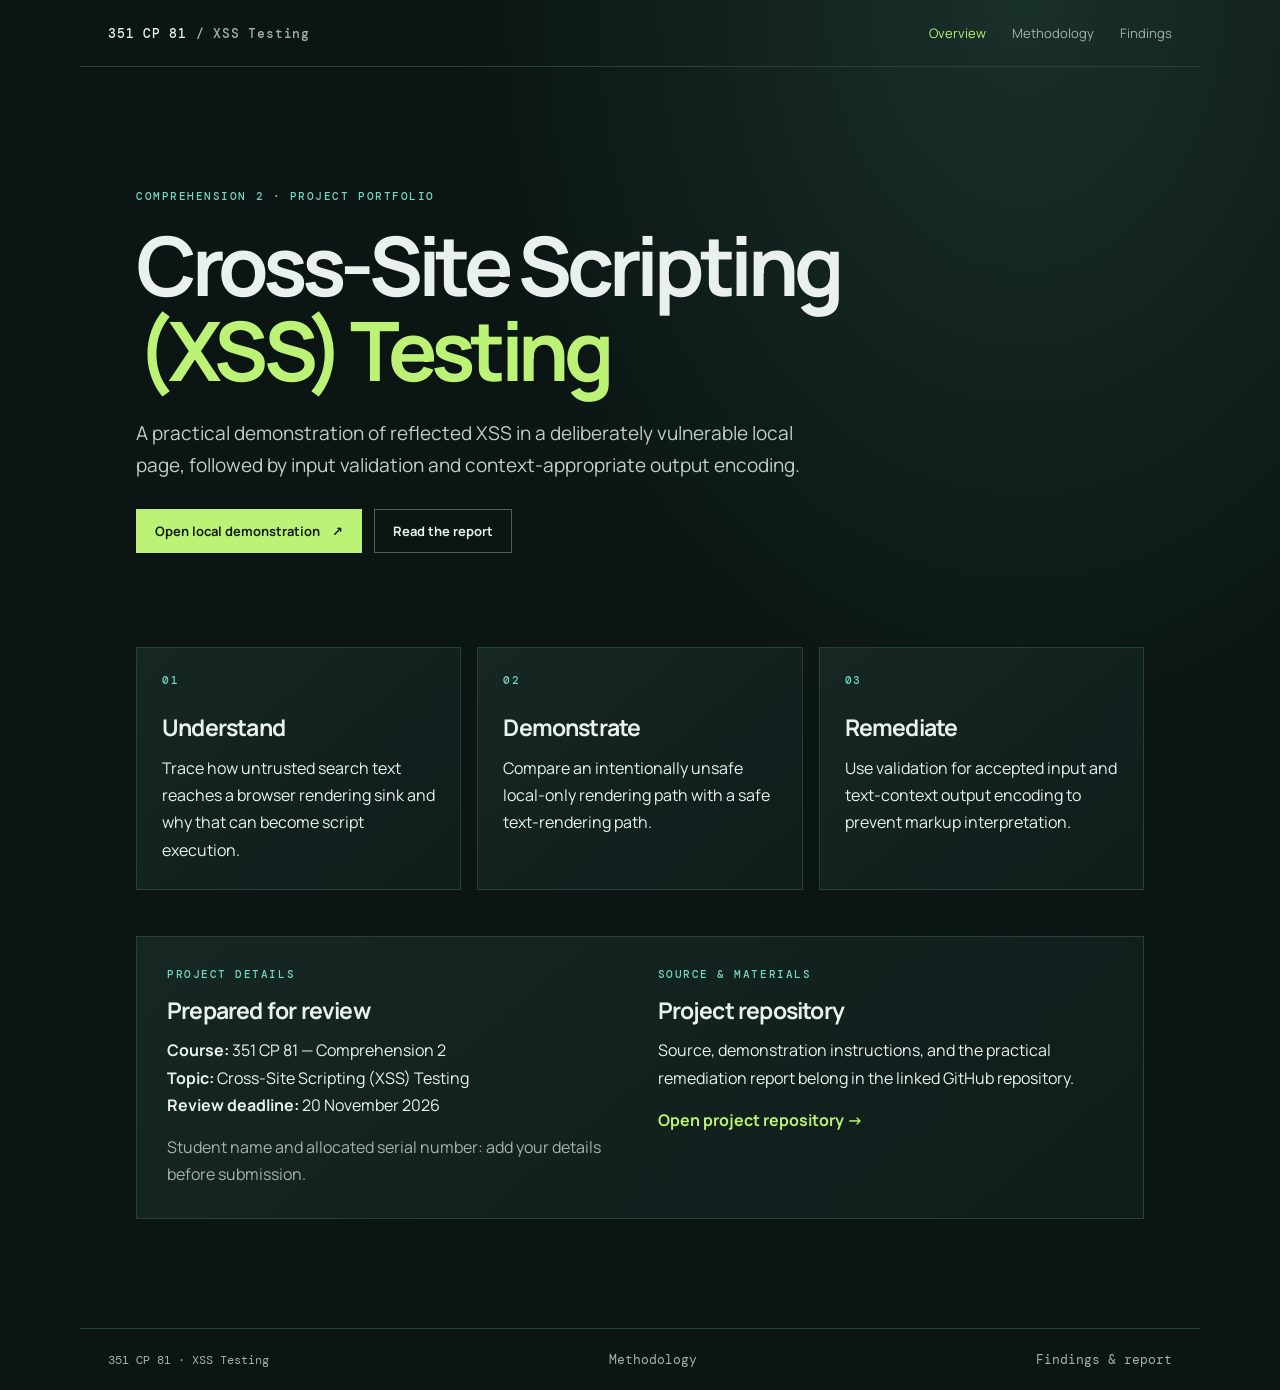
<file: index.html>
<!doctype html>
<html lang="en">
<head>
  <meta charset="utf-8"><meta name="viewport" content="width=device-width, initial-scale=1">
  <meta name="description" content="A practical, local-only demonstration of reflected cross-site scripting and its remediation.">
  <title>Cross-Site Scripting (XSS) Testing | Project Portfolio</title><link rel="stylesheet" href="styles.css">
</head>
<body>
  <header class="site-header"><a class="brand" href="index.html">351 CP 81 <span>/ XSS Testing</span></a><nav aria-label="Main navigation"><a aria-current="page" href="index.html">Overview</a><a href="methodology.html">Methodology</a><a href="findings.html">Findings</a></nav></header>
  <main>
    <section class="hero"><p class="eyebrow">COMPREHENSION 2 · PROJECT PORTFOLIO</p><h1>Cross-Site Scripting<br><span>(XSS) Testing</span></h1><p class="lede">A practical demonstration of reflected XSS in a deliberately vulnerable local page, followed by input validation and context-appropriate output encoding.</p><div class="actions"><a class="button" href="demo.html">Open local demonstration <span aria-hidden="true">↗</span></a><a class="button secondary" href="findings.html">Read the report</a></div></section>
    <section class="grid three"><article class="card"><p class="number">01</p><h2>Understand</h2><p>Trace how untrusted search text reaches a browser rendering sink and why that can become script execution.</p></article><article class="card"><p class="number">02</p><h2>Demonstrate</h2><p>Compare an intentionally unsafe local-only rendering path with a safe text-rendering path.</p></article><article class="card"><p class="number">03</p><h2>Remediate</h2><p>Use validation for accepted input and text-context output encoding to prevent markup interpretation.</p></article></section>
    <section class="panel split"><div><p class="eyebrow">PROJECT DETAILS</p><h2>Prepared for review</h2><p><strong>Course:</strong> 351 CP 81 — Comprehension 2<br><strong>Topic:</strong> Cross-Site Scripting (XSS) Testing<br><strong>Review deadline:</strong> 20 November 2026</p><p class="muted">Student name and allocated serial number: add your details before submission.</p></div><div><p class="eyebrow">SOURCE & MATERIALS</p><h2>Project repository</h2><p>Source, demonstration instructions, and the practical remediation report belong in the linked GitHub repository.</p><a class="text-link" href="https://github.com/Joelndege/Cross-Site-Scripting-XSS-Testing">Open project repository →</a></div></section>
  </main><footer><span>351 CP 81 · XSS Testing</span><a href="methodology.html">Methodology</a><a href="findings.html">Findings & report</a></footer>
</body></html>
</file>
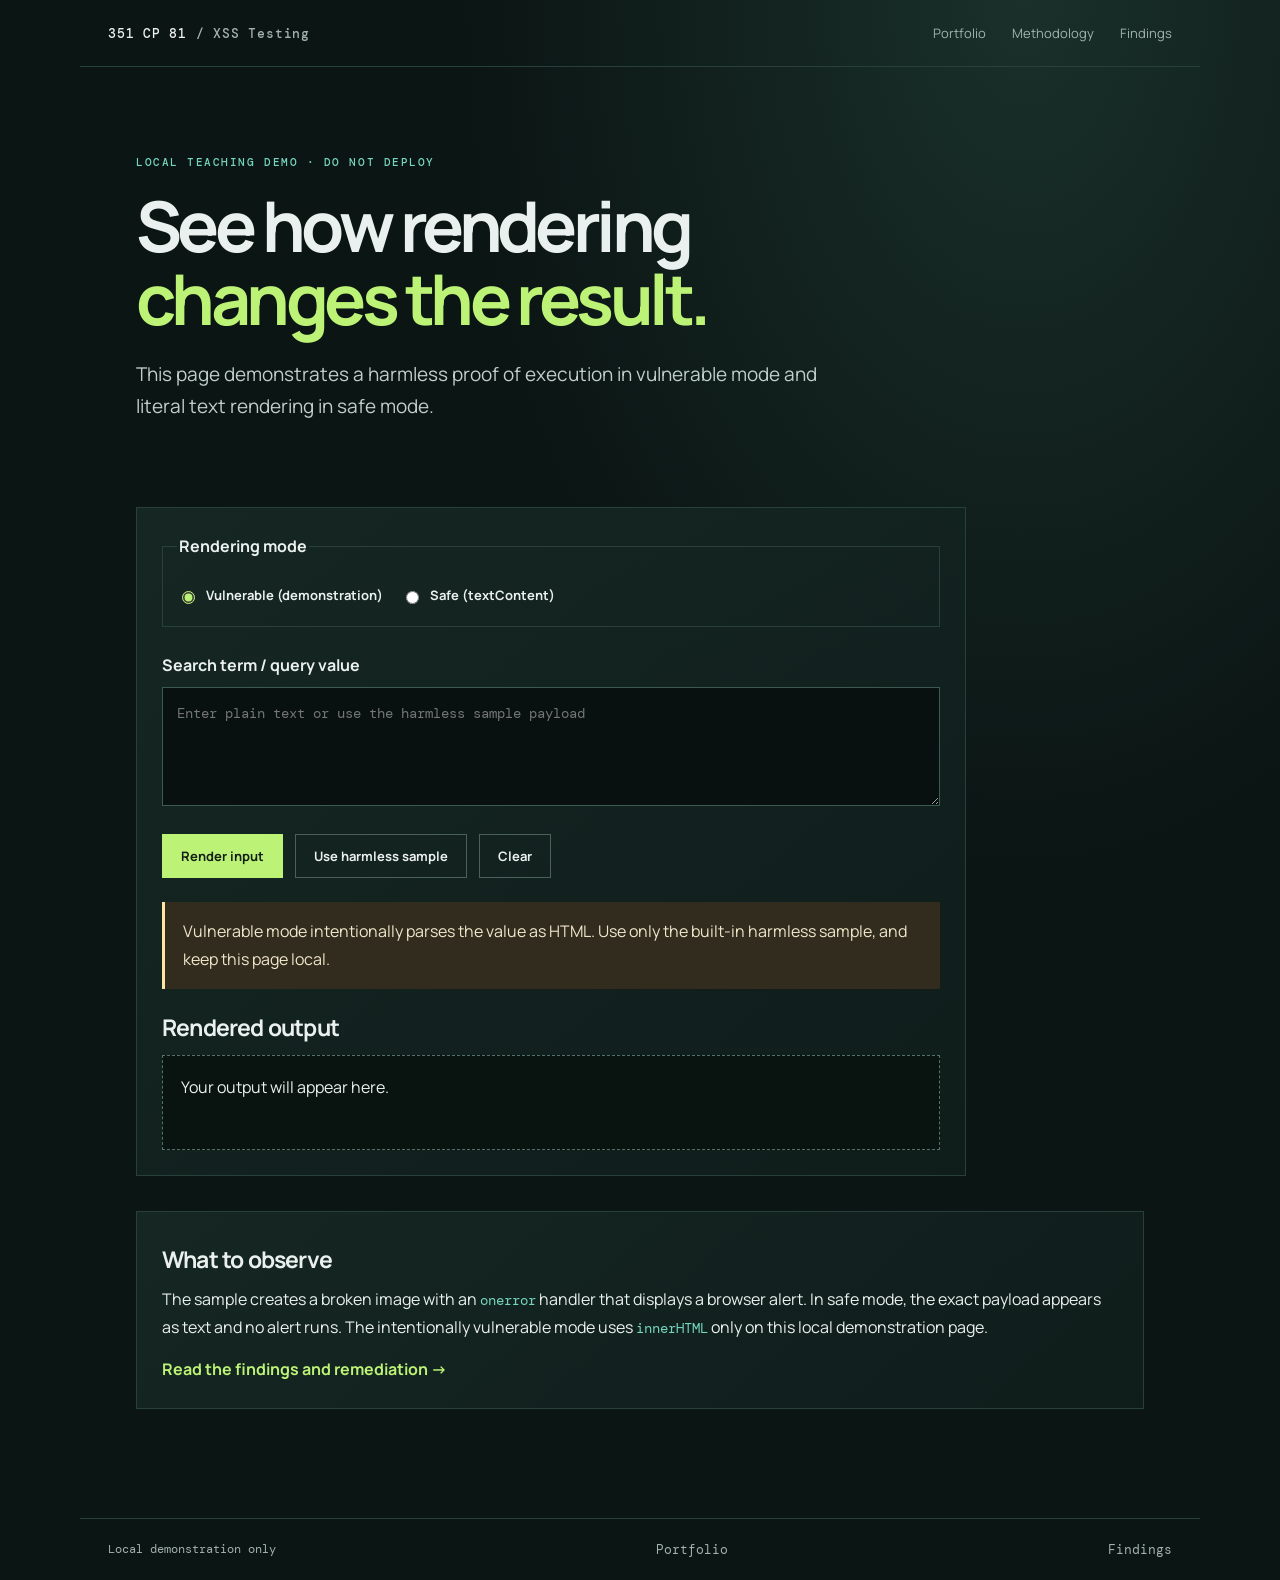
<file: demo.html>
<!doctype html>
<html lang="en"><head><meta charset="utf-8"><meta name="viewport" content="width=device-width, initial-scale=1"><meta name="description" content="Local educational demonstration comparing unsafe and safe handling of reflected input."><title>Local XSS Demonstration | XSS Testing</title><link rel="stylesheet" href="styles.css"></head>
<body><header class="site-header"><a class="brand" href="index.html">351 CP 81 <span>/ XSS Testing</span></a><nav aria-label="Project navigation"><a href="index.html">Portfolio</a><a href="methodology.html">Methodology</a><a href="findings.html">Findings</a></nav></header>
<main><section class="page-heading"><p class="eyebrow">LOCAL TEACHING DEMO · DO NOT DEPLOY</p><h1>See how rendering<br><span>changes the result.</span></h1><p class="lede">This page demonstrates a harmless proof of execution in vulnerable mode and literal text rendering in safe mode.</p></section>
<section class="panel demo-panel"><fieldset><legend>Rendering mode</legend><label class="choice"><input type="radio" name="mode" value="vulnerable" checked> Vulnerable (demonstration)</label><label class="choice"><input type="radio" name="mode" value="safe"> Safe (textContent)</label></fieldset>
<form id="demo-form"><label for="user-input">Search term / query value</label><textarea id="user-input" rows="4" spellcheck="false" placeholder="Enter plain text or use the harmless sample payload"></textarea><div class="actions"><button class="button" type="submit">Render input</button><button class="button secondary" id="sample" type="button">Use harmless sample</button><button class="button secondary" id="clear" type="button">Clear</button></div></form>
<p id="mode-note" class="callout" role="status">Vulnerable mode intentionally parses the value as HTML. Use only the built-in harmless sample, and keep this page local.</p><h2>Rendered output</h2><div id="result" class="output" aria-live="polite">Your output will appear here.</div></section>
<section class="panel"><h2>What to observe</h2><p>The sample creates a broken image with an <code>onerror</code> handler that displays a browser alert. In safe mode, the exact payload appears as text and no alert runs. The intentionally vulnerable mode uses <code>innerHTML</code> only on this local demonstration page.</p><p><a class="text-link" href="findings.html">Read the findings and remediation →</a></p></section></main>
<footer><span>Local demonstration only</span><a href="index.html">Portfolio</a><a href="findings.html">Findings</a></footer>
<script>
(() => {
  const params = new URLSearchParams(location.search);
  const input = document.querySelector('#user-input');
  const result = document.querySelector('#result');
  const modeNote = document.querySelector('#mode-note');
  const mode = () => document.querySelector('input[name="mode"]:checked').value;
  const harmlessPayload = "<img src=x onerror=alert('XSS demo')>";
  const initial = params.get('q');
  if (initial !== null) input.value = initial;
  function render() {
    const value = input.value;
    if (mode() === 'vulnerable') {
      // Intentionally unsafe sink, isolated to this local educational demonstration.
      result.innerHTML = value || 'Your output will appear here.';
      modeNote.textContent = 'Vulnerable mode intentionally parses the value as HTML. Use only the built-in harmless sample, and keep this page local.';
    } else {
      result.textContent = value || 'Your output will appear here.';
      modeNote.textContent = 'Safe mode assigns the value as textContent. Markup is shown literally and is not interpreted.';
    }
    const url = new URL(location.href);
    if (value) url.searchParams.set('q', value); else url.searchParams.delete('q');
    history.replaceState(null, '', url);
  }
  document.querySelector('#demo-form').addEventListener('submit', event => { event.preventDefault(); render(); });
  document.querySelectorAll('input[name="mode"]').forEach(radio => radio.addEventListener('change', render));
  document.querySelector('#sample').addEventListener('click', () => { input.value = harmlessPayload; render(); });
  document.querySelector('#clear').addEventListener('click', () => { input.value = ''; render(); });
  if (initial !== null) render();
})();
</script></body></html>
</file>
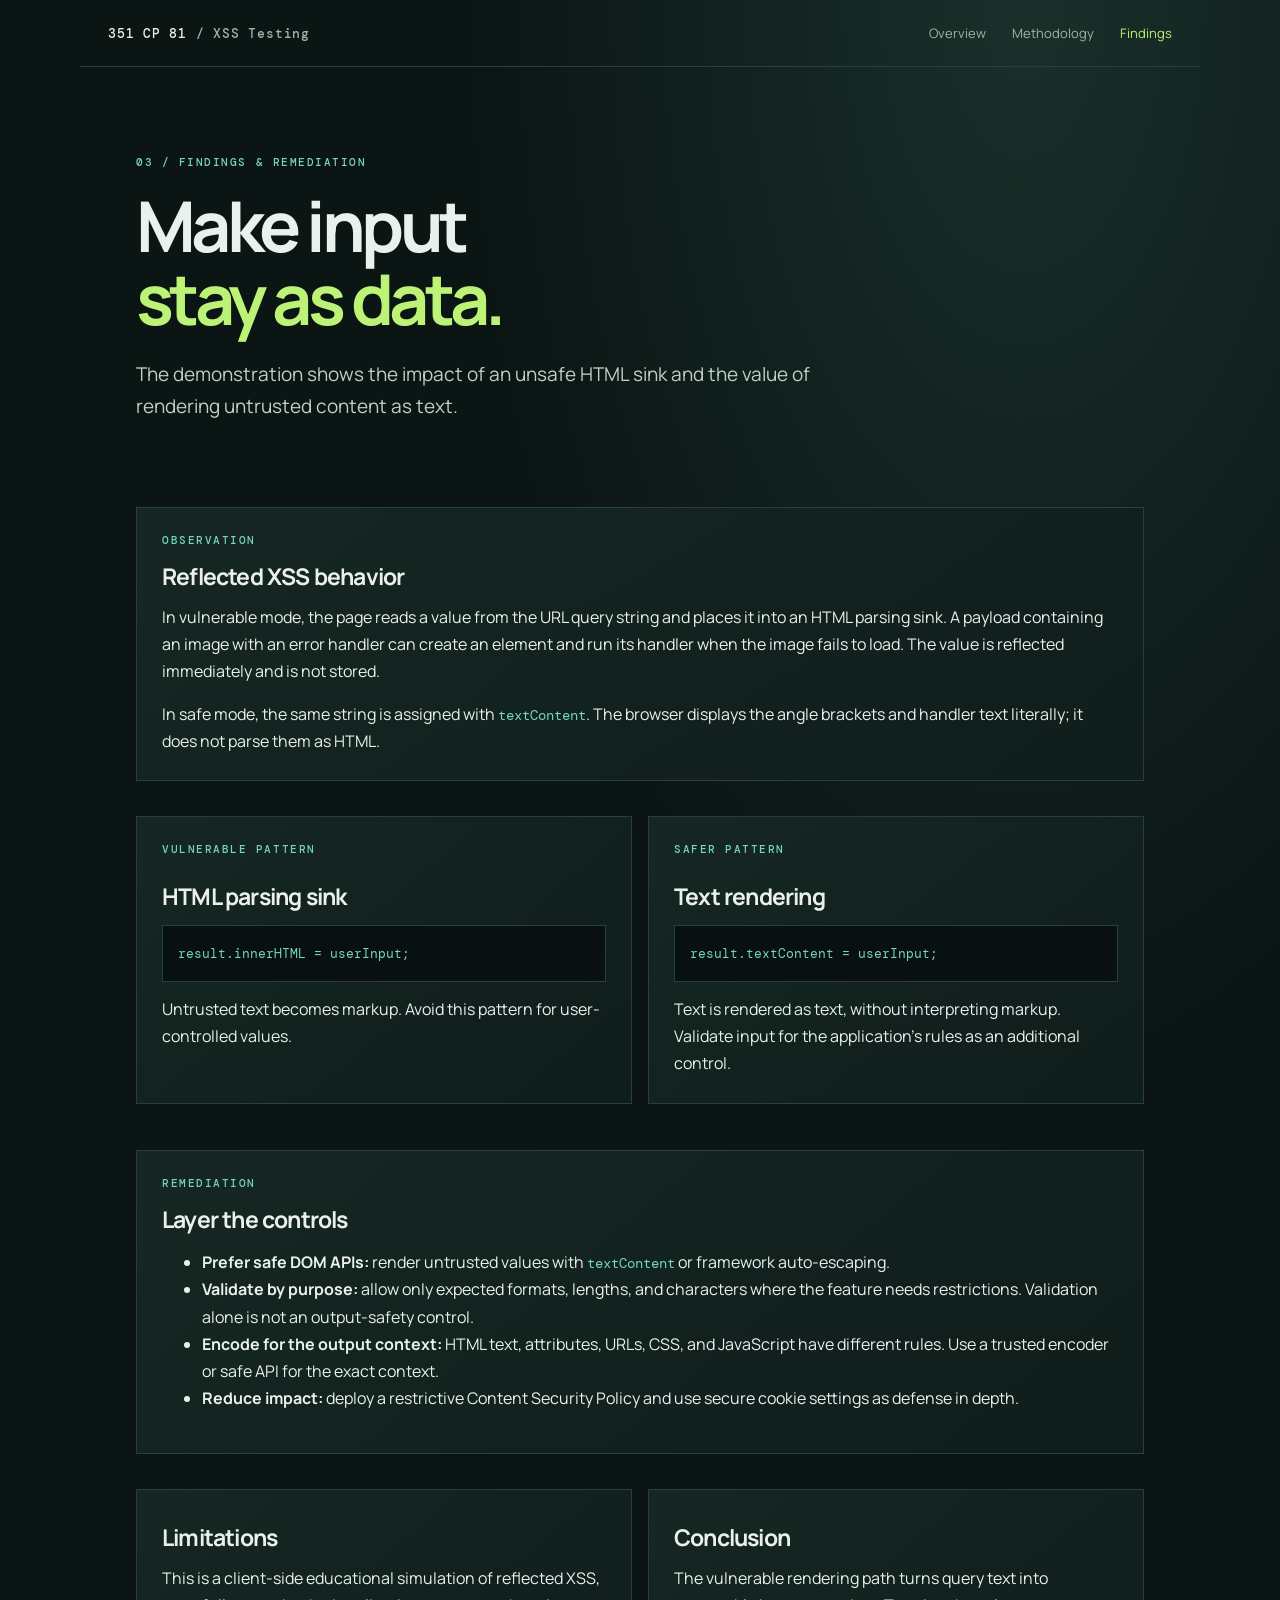
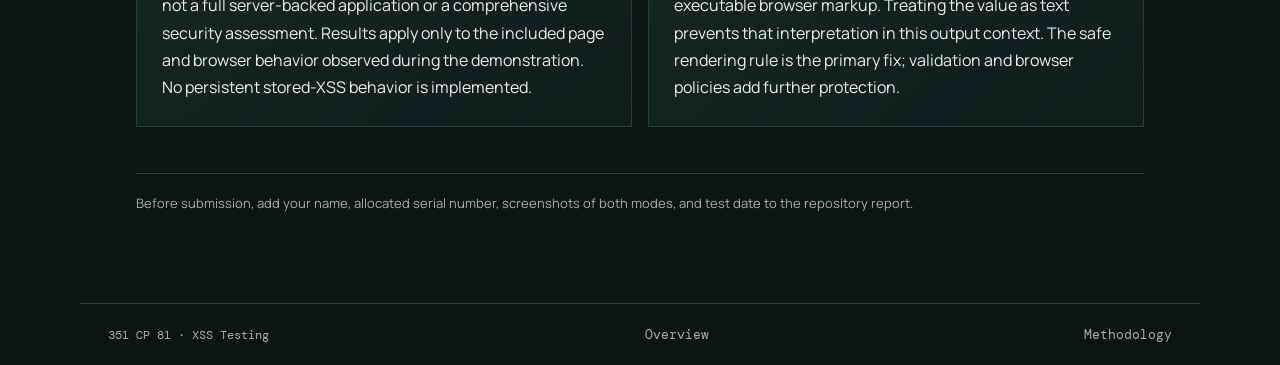
<file: findings.html>
<!doctype html>
<html lang="en"><head><meta charset="utf-8"><meta name="viewport" content="width=device-width, initial-scale=1"><meta name="description" content="XSS demonstration findings, remediation, limitations, and conclusion."><title>Findings & Report | XSS Testing</title><link rel="stylesheet" href="styles.css"></head>
<body><header class="site-header"><a class="brand" href="index.html">351 CP 81 <span>/ XSS Testing</span></a><nav aria-label="Main navigation"><a href="index.html">Overview</a><a href="methodology.html">Methodology</a><a aria-current="page" href="findings.html">Findings</a></nav></header>
<main><section class="page-heading"><p class="eyebrow">03 / FINDINGS & REMEDIATION</p><h1>Make input<br><span>stay as data.</span></h1><p class="lede">The demonstration shows the impact of an unsafe HTML sink and the value of rendering untrusted content as text.</p></section>
<section class="panel"><p class="eyebrow">OBSERVATION</p><h2>Reflected XSS behavior</h2><p>In vulnerable mode, the page reads a value from the URL query string and places it into an HTML parsing sink. A payload containing an image with an error handler can create an element and run its handler when the image fails to load. The value is reflected immediately and is not stored.</p><p>In safe mode, the same string is assigned with <code>textContent</code>. The browser displays the angle brackets and handler text literally; it does not parse them as HTML.</p></section>
<section class="grid two"><article class="card"><p class="number">VULNERABLE PATTERN</p><h2>HTML parsing sink</h2><pre><code>result.innerHTML = userInput;</code></pre><p>Untrusted text becomes markup. Avoid this pattern for user-controlled values.</p></article><article class="card"><p class="number">SAFER PATTERN</p><h2>Text rendering</h2><pre><code>result.textContent = userInput;</code></pre><p>Text is rendered as text, without interpreting markup. Validate input for the application’s rules as an additional control.</p></article></section>
<section class="panel"><p class="eyebrow">REMEDIATION</p><h2>Layer the controls</h2><ul><li><strong>Prefer safe DOM APIs:</strong> render untrusted values with <code>textContent</code> or framework auto-escaping.</li><li><strong>Validate by purpose:</strong> allow only expected formats, lengths, and characters where the feature needs restrictions. Validation alone is not an output-safety control.</li><li><strong>Encode for the output context:</strong> HTML text, attributes, URLs, CSS, and JavaScript have different rules. Use a trusted encoder or safe API for the exact context.</li><li><strong>Reduce impact:</strong> deploy a restrictive Content Security Policy and use secure cookie settings as defense in depth.</li></ul></section>
<section class="grid two"><article class="card"><h2>Limitations</h2><p>This is a client-side educational simulation of reflected XSS, not a full server-backed application or a comprehensive security assessment. Results apply only to the included page and browser behavior observed during the demonstration. No persistent stored-XSS behavior is implemented.</p></article><article class="card"><h2>Conclusion</h2><p>The vulnerable rendering path turns query text into executable browser markup. Treating the value as text prevents that interpretation in this output context. The safe rendering rule is the primary fix; validation and browser policies add further protection.</p></article></section>
<p class="report-note">Before submission, add your name, allocated serial number, screenshots of both modes, and test date to the repository report.</p></main><footer><span>351 CP 81 · XSS Testing</span><a href="index.html">Overview</a><a href="methodology.html">Methodology</a></footer></body></html>
</file>
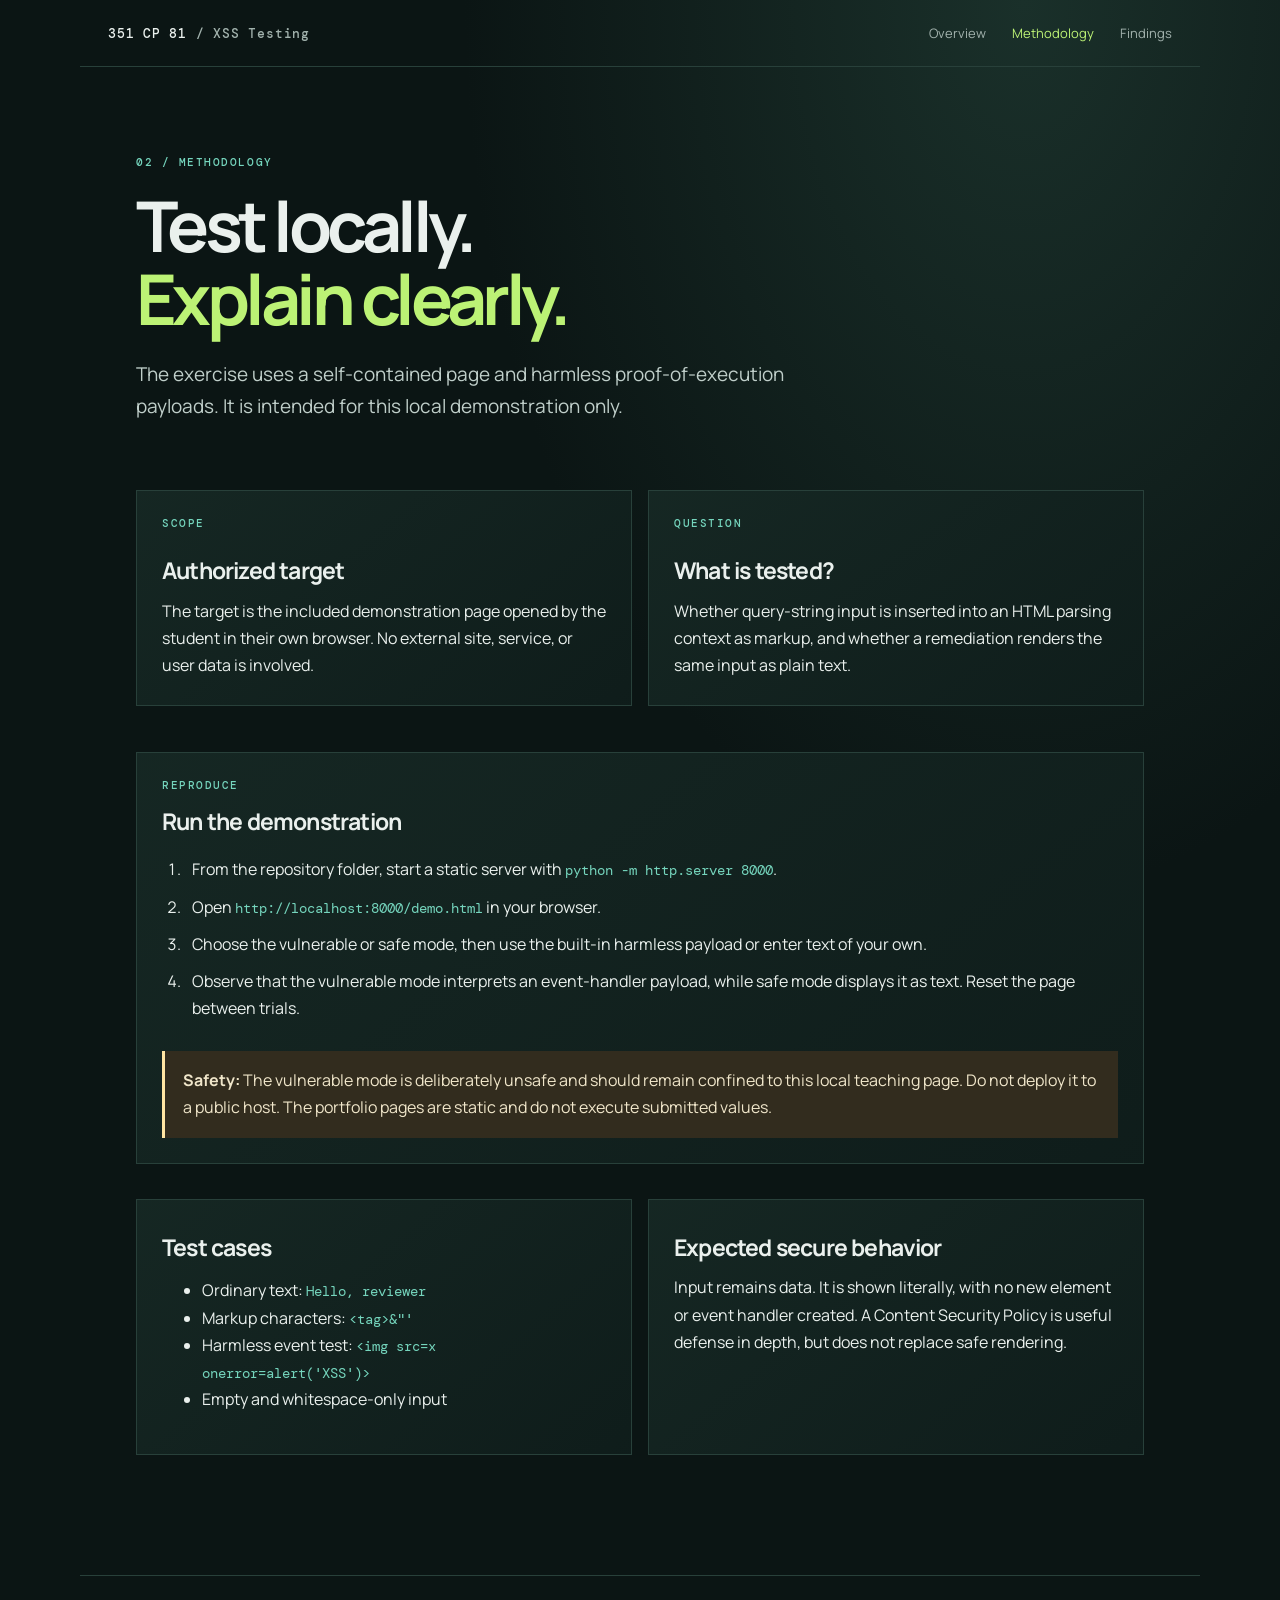
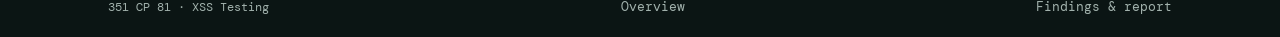
<file: methodology.html>
<!doctype html>
<html lang="en"><head><meta charset="utf-8"><meta name="viewport" content="width=device-width, initial-scale=1"><meta name="description" content="Scope, method, and safe instructions for the local XSS demonstration."><title>Methodology | XSS Testing</title><link rel="stylesheet" href="styles.css"></head>
<body><header class="site-header"><a class="brand" href="index.html">351 CP 81 <span>/ XSS Testing</span></a><nav aria-label="Main navigation"><a href="index.html">Overview</a><a aria-current="page" href="methodology.html">Methodology</a><a href="findings.html">Findings</a></nav></header>
<main><section class="page-heading"><p class="eyebrow">02 / METHODOLOGY</p><h1>Test locally.<br><span>Explain clearly.</span></h1><p class="lede">The exercise uses a self-contained page and harmless proof-of-execution payloads. It is intended for this local demonstration only.</p></section>
<section class="grid two"><article class="card"><p class="number">SCOPE</p><h2>Authorized target</h2><p>The target is the included demonstration page opened by the student in their own browser. No external site, service, or user data is involved.</p></article><article class="card"><p class="number">QUESTION</p><h2>What is tested?</h2><p>Whether query-string input is inserted into an HTML parsing context as markup, and whether a remediation renders the same input as plain text.</p></article></section>
<section class="panel"><p class="eyebrow">REPRODUCE</p><h2>Run the demonstration</h2><ol class="steps"><li>From the repository folder, start a static server with <code>python -m http.server 8000</code>.</li><li>Open <code>http://localhost:8000/demo.html</code> in your browser.</li><li>Choose the vulnerable or safe mode, then use the built-in harmless payload or enter text of your own.</li><li>Observe that the vulnerable mode interprets an event-handler payload, while safe mode displays it as text. Reset the page between trials.</li></ol><p class="callout"><strong>Safety:</strong> The vulnerable mode is deliberately unsafe and should remain confined to this local teaching page. Do not deploy it to a public host. The portfolio pages are static and do not execute submitted values.</p></section>
<section class="grid two"><article class="card"><h2>Test cases</h2><ul><li>Ordinary text: <code>Hello, reviewer</code></li><li>Markup characters: <code>&lt;tag&gt;&amp;"'</code></li><li>Harmless event test: <code>&lt;img src=x onerror=alert('XSS')&gt;</code></li><li>Empty and whitespace-only input</li></ul></article><article class="card"><h2>Expected secure behavior</h2><p>Input remains data. It is shown literally, with no new element or event handler created. A Content Security Policy is useful defense in depth, but does not replace safe rendering.</p></article></section>
</main><footer><span>351 CP 81 · XSS Testing</span><a href="index.html">Overview</a><a href="findings.html">Findings & report</a></footer></body></html>
</file>
<file: styles.css>
@import url('https://fonts.googleapis.com/css2?family=DM+Mono:wght@400;500&family=Manrope:wght@400;500;600;700;800&display=swap');
:root{--ink:#eaf0ed;--muted:#a2b2ad;--bg:#0b1514;--panel:#12211f;--line:#28403a;--accent:#bcf275;--accent2:#75d5bd;--warn:#ffe5a3;--mono:'DM Mono',monospace;--sans:'Manrope',system-ui,sans-serif}*{box-sizing:border-box}body{margin:0;background:radial-gradient(ellipse at 80% 0%,#1a302a 0,transparent 35rem),var(--bg);color:var(--ink);font:16px/1.7 var(--sans)}a{color:inherit}.site-header,footer{max-width:1120px;margin:auto;padding:22px 28px;display:flex;align-items:center;justify-content:space-between;gap:25px}.site-header{border-bottom:1px solid var(--line)}.brand{text-decoration:none;font:500 13px var(--mono);letter-spacing:.06em}.brand span{color:var(--muted)}nav{display:flex;gap:26px}nav a,footer a{color:var(--muted);font-size:13px;text-decoration:none}nav a[aria-current=page],nav a:hover,footer a:hover{color:var(--accent)}main{max-width:1064px;margin:auto;padding:30px 28px 74px}.hero{padding:92px 0 76px;max-width:820px}.eyebrow,.number{font:500 11px var(--mono);letter-spacing:.14em;color:var(--accent2)}h1{font-size:clamp(46px,8vw,82px);line-height:1.04;letter-spacing:-.065em;margin:20px 0 23px}h1 span{color:var(--accent)}h2{font-size:23px;line-height:1.25;letter-spacing:-.035em;margin:8px 0 13px}p{margin:0 0 15px}.lede{font-size:19px;color:#c0cfca;max-width:690px}.actions{display:flex;flex-wrap:wrap;gap:12px;margin-top:28px}.button{display:inline-flex;align-items:center;gap:12px;background:var(--accent);border:1px solid var(--accent);color:#142015;padding:12px 18px;text-decoration:none;font:700 13px var(--sans);cursor:pointer}.button:hover{background:#d0ff9b}.button.secondary{background:transparent;border-color:#48615a;color:var(--ink)}.button.secondary:hover{border-color:var(--accent2);color:var(--accent2)}.grid{display:grid;gap:16px;margin:18px 0 46px}.grid.three{grid-template-columns:repeat(3,1fr)}.grid.two{grid-template-columns:repeat(2,1fr)}.card,.panel{background:linear-gradient(140deg,rgba(22,40,36,.94),rgba(15,29,27,.95));border:1px solid var(--line);padding:25px}.card p:last-child,.panel p:last-child{margin-bottom:0}.card .number{margin-bottom:26px}.panel{margin:35px 0}.split{display:grid;grid-template-columns:1fr 1fr;gap:35px;padding:30px}.text-link{color:var(--accent);font-weight:700;text-decoration:none}.text-link:hover{text-decoration:underline}.muted{color:var(--muted)}.small{font-size:12px;margin-top:12px!important}.page-heading{padding:58px 0 35px}.page-heading h1{font-size:clamp(46px,7vw,70px)}code,pre{font-family:var(--mono);font-size:.9em}code{color:var(--accent2);overflow-wrap:anywhere}pre{white-space:pre-wrap;background:#08110f;padding:15px;border:1px solid var(--line);overflow:auto}.steps{padding-left:22px}.steps li{padding:5px 0 5px 8px}.callout{margin:24px 0;padding:16px 18px;border-left:3px solid var(--warn);background:#322c1e;color:#f0e6ca}.report-note{color:var(--muted);font-size:13px;border-top:1px solid var(--line);padding-top:18px}.demo-panel{max-width:830px}.demo-panel label,.demo-panel legend{font-weight:700}.demo-panel fieldset{border:1px solid var(--line);padding:14px;margin:0 0 25px}.choice{display:inline-flex;gap:8px;align-items:center;margin:10px 18px 0 0;font-size:13px}.choice input{accent-color:var(--accent)}textarea{display:block;width:100%;margin:8px 0 0;background:#08110f;border:1px solid #3d5a51;color:var(--ink);font:14px/1.6 var(--mono);padding:14px;resize:vertical}textarea:focus{outline:2px solid var(--accent2);outline-offset:2px}.output{min-height:95px;padding:18px;border:1px dashed #567168;background:#091310;overflow-wrap:anywhere}.output img{max-width:100%}footer{border-top:1px solid var(--line);font:12px var(--mono);color:var(--muted)}@media(max-width:700px){.site-header{align-items:flex-start;flex-direction:column}nav{gap:17px}.hero{padding:64px 0 50px}.grid.three,.grid.two,.split{grid-template-columns:1fr}.split{gap:22px}main{padding-left:18px;padding-right:18px}.site-header,footer{padding-left:18px;padding-right:18px}footer{flex-wrap:wrap}}
</file>
